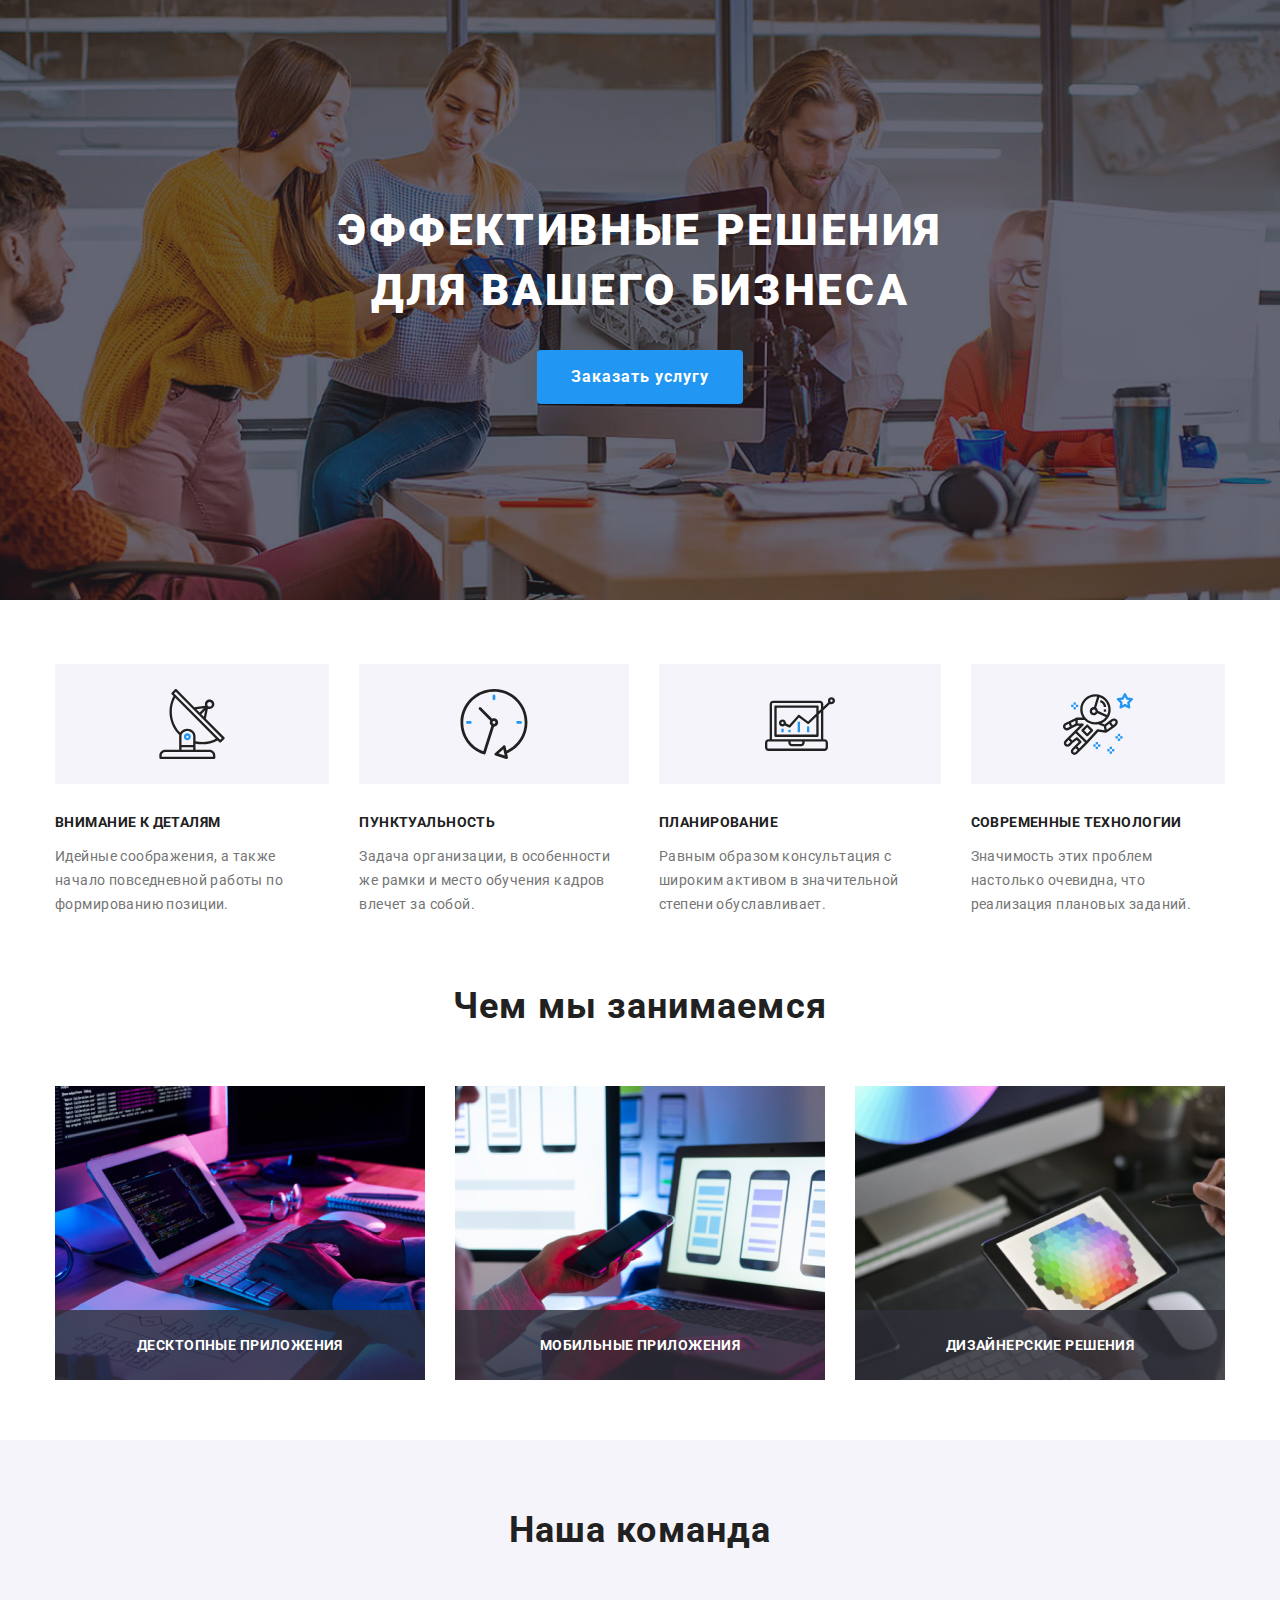
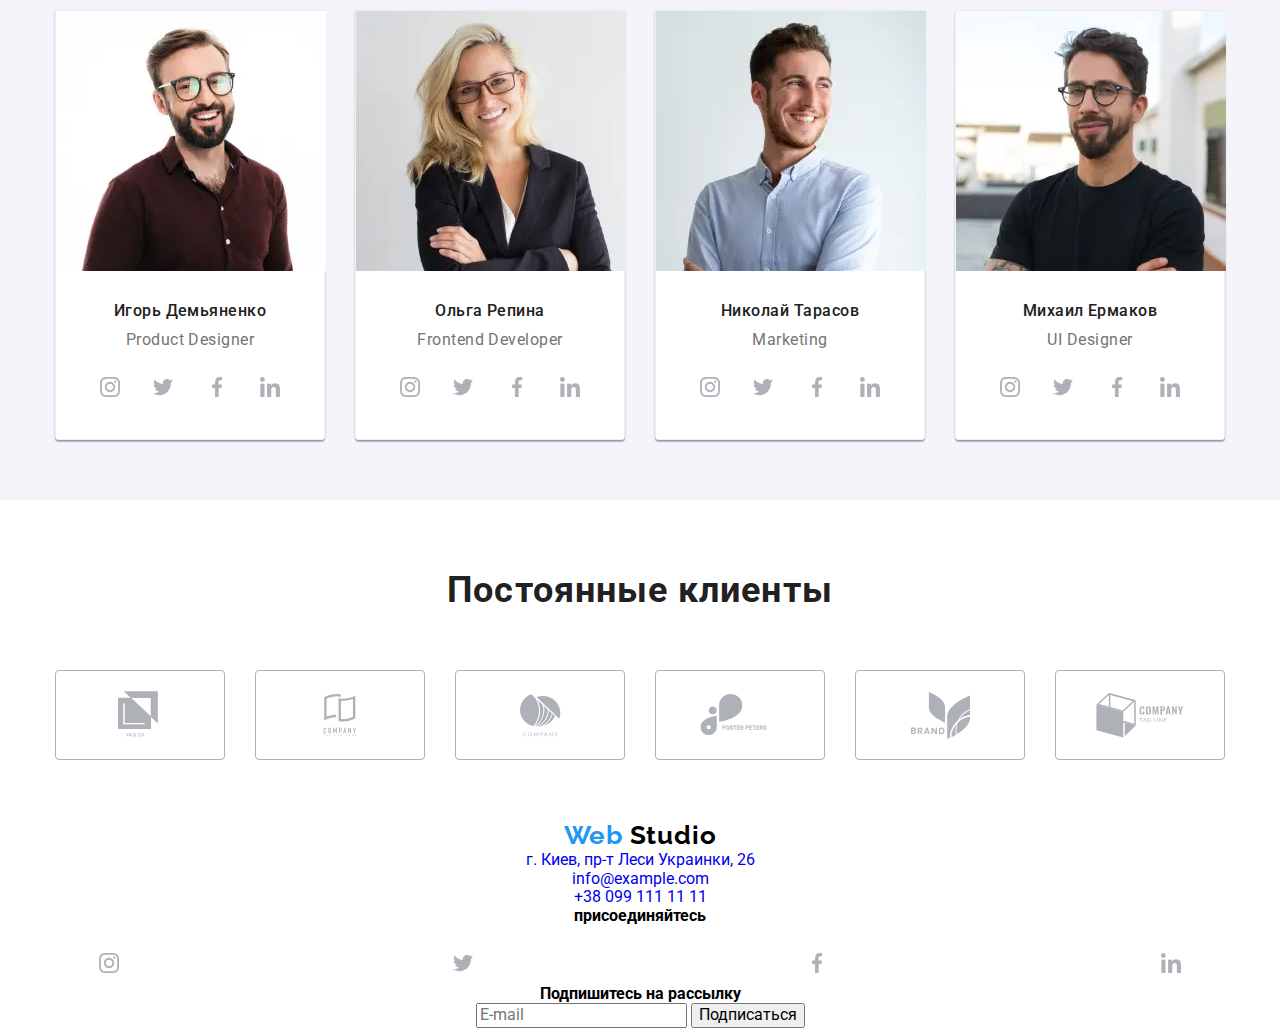
<file: index.html>
<!DOCTYPE html>
<html lang="ru">

<head>
  <meta charset="UTF-8" />
  <meta name="viewport" content="width=device-width, initial-scale=1.0" />
  <title>WebStudio</title>
  <link rel="preconnect" href="https://fonts.gstatic.com">
  <link href="https://fonts.googleapis.com/css2?family=Raleway:wght@700&family=Roboto:wght@400;500;700;900&display=swap"
    rel="stylesheet">
  <link rel="stylesheet" href="https://cdnjs.cloudflare.com/ajax/libs/modern-normalize/1.0.0/modern-normalize.min.css">
  <link rel="stylesheet" href="./css/main.min.css">
</head>

<body>
  <!-- Шапка -->
  <!-- <header class="header section">
    <div class="container">
      <nav class="navigation">
        <a class="logo" href="./index.html"><span class="logo-color">Web</span>Studio</a>
        <ul class="navigation-list">
          <li class="navigation-list-item">
            <a class="navigation-list-link current" href="./index.html">Студия</a>
          </li>
          <li class="navigation-list-item">
            <a class="navigation-list-link" href="portfolio.html">Портфолио</a>
          </li>
          <li class="navigation-list-item">
            <a class="navigation-list-link" href="#">Контакты</a>
          </li>
        </ul>
      </nav>
      <ul class="contact-list">
        <li class="contact-list-item">
          <a class="contact-list-link" href="mailto:info@devstudio.com">
            <svg class="envelop" width="16" height="12">
              <use href="./images/sprite.svg#icon-envelope"></use>
            </svg>
            info@devstudio.com
          </a>
        </li>
        <li>
          <a class=" contact-list-link" href="tel:+380961111111">
            <svg class="phone" width="10" height="16">
              <use href="./images/sprite.svg#icon-smartphone"></use>
            </svg>
            +38 096 111 11 11
          </a>
        </li>
      </ul>
    </div>
  </header> -->
  <main>

    <!-- Герой -->
    <section class="hero section">
      <div class="container">
        <h1 class="hero-title">Эффективные решения для вашего бизнеса</h1>
        <button class="hero-button" type="button" data-modal-open>Заказать услугу</button>
      </div>
    </section>

    <!-- Особенности -->
    <section class="features section">
      <div class="container">
        <h2 class="visually-hidden">Особенности</h2>
        <ul class="features-list">
          <li class="features-item">
            <div class="features-icon">
              <svg class="icon" width="70" height="70">
                <use href="./images/sprite.svg#icon-antenna"></use>
              </svg>
            </div>
            <h3 class="features-title">Внимание к деталям</h3>
            <p class="features-desc">
              Идейные соображения, а также начало повседневной работы по
              формированию позиции.
            </p>
          </li>
          <li class="features-item">
            <div class="features-icon">
              <svg class="icon" width="70" height="70">
                <use href="./images/sprite.svg#icon-clock"></use>
              </svg>
            </div>
            <h3 class="features-title">Пунктуальность</h3>
            <p class="features-desc">
              Задача организации, в особенности же рамки и место обучения кадров
              влечет за собой.
            </p>
          </li>
          <li class="features-item">
            <div class="features-icon">
              <svg class="icon" width="70" height="70">
                <use href="./images/sprite.svg#icon-diagram"></use>
              </svg>
            </div>
            <h3 class="features-title">Планирование</h3>
            <p class="features-desc">
              Равным образом консультация с широким активом в значительной
              степени обуславливает.
            </p>
          </li>
          <li class="features-item">
            <div class="features-icon">
              <svg class="icon" width="70" height="70">
                <use href="./images/sprite.svg#icon-astronaut"></use>
              </svg>
            </div>
            <h3 class="features-title">Современные технологии</h3>
            <p class="features-desc">
              Значимость этих проблем настолько очевидна, что реализация
              плановых заданий.
            </p>
          </li>
        </ul>
      </div>
    </section>

    <!-- Чем мы занимаемся -->
    <section class="development section">
      <div class="container">
        <h2 class="section-title">Чем мы занимаемся</h2>
        <ul class="development-list">
          <li class="development-item">
            <img class="development-img" src="./images/box-1.jpg" alt="Десктопные приложения" />
            <p class="label">Десктопные приложения</p>
          </li>
          <li class="development-item">
            <img class="development-img" src="./images/box-2.jpg" alt="Мобильные приложения" />
            <p class="label">Мобильные приложения</p>
          </li>
          <li class="development-item">
            <img class="development-img" src="./images/box-3.jpg" alt="Дизайнерские решения" />
            <p class="label">Дизайнерские решения</p>
          </li>
        </ul>
      </div>
    </section>

    <!-- Наша команда -->
    <section class="team section">
      <div class="container">
        <h2 class="section-title">Наша команда</h2>
        <ul class="team-list">
          <li class="team-list-item">
            <picture>
              <source srcset="./images/team/team-1-desktop.webp 1x, ./images/team/team-1-desktop@2x.webp 2x"
                media="(min-width: 1200px)" type="image/webp">
              <source srcset="./images/team/team-1-desktop.jpg 1x, ./images/team/team-1-desktop@2x.jpg 2x"
                media="(min-width: 1200px)">
              <source srcset="./images/team/team-1-tablet.webp 1x, ./images/team/team-1-tablet@2x.webp 2x"
                media="(min-width: 768px)" type="image/webp">
              <source srcset="./images/team/team-1-tablet.jpg 1x, ./images/team/team-1-tablet@2x.jpg 2x"
                media="(min-width: 768px)">
              <source srcset="./images/team/team-1-mobile.webp 1x, ./images/team/team-1-mobile@2x.webp 2x"
                media="(min-width: 320px)" type="image/webp">
              <source srcset="./images/team/team-1-mobile.jpg 1x, ./images/team/team-1-mobile@2x.jpg 2x"
                media="(min-width: 320px)">
              <img class="team-list-img" src="./images/team-1-mobile.jpg" alt="фото Игорь Демьяненко" />
            </picture>
            <div class="team-desc">
              <h3 class="team-list-title">Игорь Демьяненко</h3>
              <p class="team-list-desc">Product Designer</p>
              <ul class="social-list">
                <li class="social-list-item">
                  <a class="social-list-link" href="">
                    <svg class="social-list-icon">
                      <use href="./images/sprite.svg#icon-instagram"></use>
                    </svg>
                  </a>
                </li>
                <li class="social-list-item">
                  <a class="social-list-link" href="">
                    <svg class="social-list-icon">
                      <use href="./images/sprite.svg#icon-twitter"></use>
                    </svg>
                  </a>
                </li>
                <li class="social-list-item">
                  <a class="social-list-link" href="">
                    <svg class="social-list-icon">
                      <use href="./images/sprite.svg#icon-facebook"></use>
                    </svg>
                  </a>
                </li>
                <li class="social-list-item">
                  <a class="social-list-link" href="">
                    <svg class="social-list-icon">
                      <use href="./images/sprite.svg#icon-linkedin"></use>
                    </svg>
                  </a>
                </li>
              </ul>
            </div>
          </li>
          <li class="team-list-item">
            <picture>
              <source srcset="./images/team/team-2-desktop.webp 1x, ./images/team/team-2-desktop@2x.webp 2x"
                media="(min-width: 1200px)" type="image/webp">
              <source srcset="./images/team/team-2-desktop.jpg 1x, ./images/team/team-2-desktop@2x.jpg 2x"
                media="(min-width: 1200px)">
              <source srcset="./images/team/team-2-tablet.webp 1x, ./images/team/team-2-tablet@2x.webp 2x"
                media="(min-width: 768px)" type="image/webp">
              <source srcset="./images/team/team-2-tablet.jpg 1x, ./images/team/team-2-tablet@2x.jpg 2x"
                media="(min-width: 768px)">
              <source srcset="./images/team/team-2-mobile.webp 1x, ./images/team/team-2-mobile@2x.webp 2x"
                media="(min-width: 320px)" type="image/webp">
              <source srcset="./images/team/team-2-mobile.jpg 1x, ./images/team/team-2-mobile@2x.jpg 2x"
                media="(min-width: 320px)">
              <img class="team-list-img" src="./images/team-2-mobile.jpg" alt="фото Ольга Репина" />
            </picture>
            <div class="team-desc">
              <h3 class="team-list-title">Ольга Репина</h3>
              <p class="team-list-desc">Frontend Developer</p>
              <ul class="social-list">
                <li class="social-list-item">
                  <a class="social-list-link" href="">
                    <svg class="social-list-icon">
                      <use href="./images/sprite.svg#icon-instagram"></use>
                    </svg>
                  </a>
                </li>
                <li class="social-list-item">
                  <a class="social-list-link" href="">
                    <svg class="social-list-icon">
                      <use href="./images/sprite.svg#icon-twitter"></use>
                    </svg>
                  </a>
                </li>
                <li class="social-list-item">
                  <a class="social-list-link" href="">
                    <svg class="social-list-icon">
                      <use href="./images/sprite.svg#icon-facebook"></use>
                    </svg>
                  </a>
                </li>
                <li class="social-list-item">
                  <a class="social-list-link" href="">
                    <svg class="social-list-icon">
                      <use href="./images/sprite.svg#icon-linkedin"></use>
                    </svg>
                  </a>
                </li>
              </ul>
            </div>
          </li>
          <li class="team-list-item">
            <picture>
              <source srcset="./images/team/team-3-desktop.webp 1x, ./images/team/team-3-desktop@2x.webp 2x"
                media="(min-width: 1200px)" type="image/webp">
              <source srcset="./images/team/team-3-desktop.jpg 1x, ./images/team/team-3-desktop@2x.jpg 2x"
                media="(min-width: 1200px)">
              <source srcset="./images/team/team-3-tablet.webp 1x, ./images/team/team-3-tablet@2x.webp 2x"
                media="(min-width: 768px)" type="image/webp">
              <source srcset="./images/team/team-3-tablet.jpg 1x, ./images/team/team-3-tablet@2x.jpg 2x"
                media="(min-width: 768px)">
              <source srcset="./images/team/team-3-mobile.webp 1x, ./images/team/team-3-mobile@2x.webp 2x"
                media="(min-width: 320px)" type="image/webp">
              <source srcset="./images/team/team-3-mobile.jpg 1x, ./images/team/team-3-mobile@2x.jpg 2x"
                media="(min-width: 320px)">
              <img class="team-list-img" src="./images/team-3-mobile.jpg" alt="фото Николай Тарасов" />
            </picture>

            <div class="team-desc">
              <h3 class="team-list-title">Николай Тарасов</h3>
              <p class="team-list-desc">Marketing</p>
              <ul class="social-list">
                <li class="social-list-item">
                  <a class="social-list-link" href="">
                    <svg class="social-list-icon">
                      <use href="./images/sprite.svg#icon-instagram"></use>
                    </svg>
                  </a>
                </li>
                <li class="social-list-item">
                  <a class="social-list-link" href="">
                    <svg class="social-list-icon">
                      <use href="./images/sprite.svg#icon-twitter"></use>
                    </svg>
                  </a>
                </li>
                <li class="social-list-item">
                  <a class="social-list-link" href="">
                    <svg class="social-list-icon">
                      <use href="./images/sprite.svg#icon-facebook"></use>
                    </svg>
                  </a>
                </li>
                <li class="social-list-item">
                  <a class="social-list-link" href="">
                    <svg class="social-list-icon">
                      <use href="./images/sprite.svg#icon-linkedin"></use>
                    </svg>
                  </a>
                </li>
              </ul>
            </div>
          </li>
          <li class="team-list-item">
            <picture>
              <source srcset="./images/team/team-4-desktop.webp 1x, ./images/team/team-4-desktop@2x.webp 2x"
                media="(min-width: 1200px)" type="image/webp">
              <source srcset="./images/team/team-4-desktop.jpg 1x, ./images/team/team-4-desktop@2x.jpg 2x"
                media="(min-width: 1200px)">
              <source srcset="./images/team/team-4-tablet.webp 1x, ./images/team/team-4-tablet@2x.webp 2x"
                media="(min-width: 768px)" type="image/webp">
              <source srcset="./images/team/team-4-tablet.jpg 1x, ./images/team/team-4-tablet@2x.jpg 2x"
                media="(min-width: 768px)">
              <source srcset="./images/team/team-4-mobile.webp 1x, ./images/team/team-4-mobile@2x.webp 2x"
                media="(min-width: 320px)" type="image/webp">
              <source srcset="./images/team/team-4-mobile.jpg 1x, ./images/team/team-4-mobile@2x.jpg 2x"
                media="(min-width: 320px)">
              <img class="team-list-img" src="./images/team-4-mobile.jpg" alt="фото Михаил Ермаков" />
            </picture>
            <div class="team-desc">
              <h3 class="team-list-title">Михаил Ермаков</h3>
              <p class="team-list-desc">UI Designer</p>
              <ul class="social-list">
                <li class="social-list-item">
                  <a class="social-list-link" href="">
                    <svg class="social-list-icon">
                      <use href="./images/sprite.svg#icon-instagram"></use>
                    </svg>
                  </a>
                </li>
                <li class="social-list-item">
                  <a class="social-list-link" href="">
                    <svg class="social-list-icon">
                      <use href="./images/sprite.svg#icon-twitter"></use>
                    </svg>
                  </a>
                </li>
                <li class="social-list-item">
                  <a class="social-list-link" href="">
                    <svg class="social-list-icon">
                      <use href="./images/sprite.svg#icon-facebook"></use>
                    </svg>
                  </a>
                </li>
                <li class="social-list-item">
                  <a class="social-list-link" href="">
                    <svg class="social-list-icon">
                      <use href="./images/sprite.svg#icon-linkedin"></use>
                    </svg>
                  </a>
                </li>
              </ul>
            </div>
          </li>
        </ul>
      </div>
    </section>

    <!-- Постоянный клиенты -->
    <section class="customers section">
      <div class="container">
        <h2 class="section-title">Постоянные клиенты</h2>
        <ul class="customers-list">
          <li class="customers-list-item">
            <a class="customers-list-link" href="">
              <svg class="customers-icon" width="44" height="49">
                <use href="./images/sprite.svg#icon-logoone"></use>
              </svg>
            </a>
          </li>
          <li class="customers-list-item">
            <a class="customers-list-link" href="">
              <svg class="customers-icon" width="40" height="42">
                <use href="./images/sprite.svg#icon-logotwo"></use>
              </svg>
            </a>
          </li>
          <li class="customers-list-item">
            <a class="customers-list-link" href="">
              <svg class="customers-icon" width="41" height="43">
                <use href="./images/sprite.svg#icon-logothree"></use>
              </svg>
            </a>
          </li>
          <li class="customers-list-item">
            <a class="customers-list-link" href="">
              <svg class="customers-icon" width="80" height="42">
                <use href="./images/sprite.svg#icon-logofour"></use>
              </svg>
            </a>
          </li>
          <li class="customers-list-item">
            <a class="customers-list-link" href="">
              <svg class="customers-icon" width="59" height="47">
                <use href="./images/sprite.svg#icon-logofive"></use>
              </svg>
            </a>
          </li>
          <li class="customers-list-item">
            <a class="customers-list-link" href="">
              <svg class="customers-icon" width="88" height="45">
                <use href="./images/sprite.svg#icon-logosix"></use>
              </svg>
            </a>
          </li>
        </ul>
      </div>
    </section>
  </main>
  <!-- Футер -->
  <footer class="footer">
    <div class="container">
      <div class="address">
        <a class="logo" href="./index.html">
          <span class="logo-color">Web</span>
          <span class="logo-color-footer">Studio</span>
        </a>
        <address>
          <ul class="footer-contact">
            <li class="footer-contact-list">
              <a class="footer-contact-link addr" href="https://goo.gl/maps/dvo8h2LJfjRiSJft5" target="_blank">г. Киев,
                пр-т
                Леси
                Украинки, 26</a>
            </li>
            <li class="footer-contact-list">
              <a class="footer-contact-link" href="mailto:info@example.com">info@example.com</a>
            </li>
            <li class="footer-contact-list">
              <a class="footer-contact-link" href="tel:+380991111111">+38 099 111 11 11</a>
            </li>
          </ul>
        </address>
      </div>
      <div class="social">
        <strong class="join">присоединяйтесь</strong>
        <ul class="social-list">
          <li class="social-list-item">
            <a class="social-list-link" href="">
              <svg class="social-list-icon">
                <use href="./images/sprite.svg#icon-instagram"></use>
              </svg>
            </a>
          </li>
          <li class="social-list-item">
            <a class="social-list-link" href="">
              <svg class="social-list-icon">
                <use href="./images/sprite.svg#icon-twitter"></use>
              </svg>
            </a>
          </li>
          <li class="social-list-item">
            <a class="social-list-link" href="">
              <svg class="social-list-icon">
                <use href="./images/sprite.svg#icon-facebook"></use>
              </svg>
            </a>
          </li>
          <li class="social-list-item">
            <a class="social-list-link" href="">
              <svg class="social-list-icon">
                <use href="./images/sprite.svg#icon-linkedin"></use>
              </svg>
            </a>
          </li>
        </ul>
      </div>
      <div class="form social">
        <strong class="join">Подпишитесь на рассылку</strong>
        <form class="mailing-form">
          <input class="input-mail" type="text" name="name" placeholder="E-mail">
          <button class="button-send" type="submit">Подписаться</button>
        </form>
      </div>
    </div>
  </footer>

  <!-- <div class="backdrop  is-hidden" data-modal>
    <div class="modal">
      <button class="modal-button" type="button" data-modal-close>
        <svg class="close-modal-button" width="18" height="18">
          <use href="./images/sprite.svg#icon-close"></use>
        </svg>
      </button>
      <strong class="modal-title">Оставьте свои данные, мы вам перезвоним</strong>

      <form action="#" class="form">

        <label class="form-field">
          Имя
          <span class="form-input-wrapper">
            <input type="text" name="text" class="form-input">
            <svg class="form-icon">
              <use href="./images/sprite.svg#icon-modal-person"></use>
            </svg>
          </span>
        </label>

        <label class="form-field">
          Телефон
          <span class="form-input-wrapper">
            <input type="tel" name="tel" class="form-input">
            <svg class="form-icon">
              <use href="./images/sprite.svg#icon-modal-phone"></use>
            </svg>
          </span>
        </label>

        <label class="form-field">
          Почта
          <span class="form-input-wrapper">
            <input type="email" name="mail" class="form-input">
            <svg class="form-icon">
              <use href="./images/sprite.svg#icon-modal-mail"></use>
            </svg>
          </span>
        </label>

        <label class="form-field">
          Комментарий
          <textarea class="form-message" name="message" placeholder="Введите текст"></textarea>
        </label>

        <span class="form-policy-wrapper">
          <input id="user-policy" type="checkbox" name="policy" value="accept" class="form-policy visually-hidden">
          <label for="user-policy" class="policy-text">Соглашаюсь с рассылкой и принимаю
            <a class="policy-text-link" href="#">Условия договора</a>
          </label>
        </span>
        <button class="form-button" type="submit">Отправить</button>

      </form>

    </div>
  </div> -->

  <script src="./js/modal.js"></script>
</body>

</html>
</file>
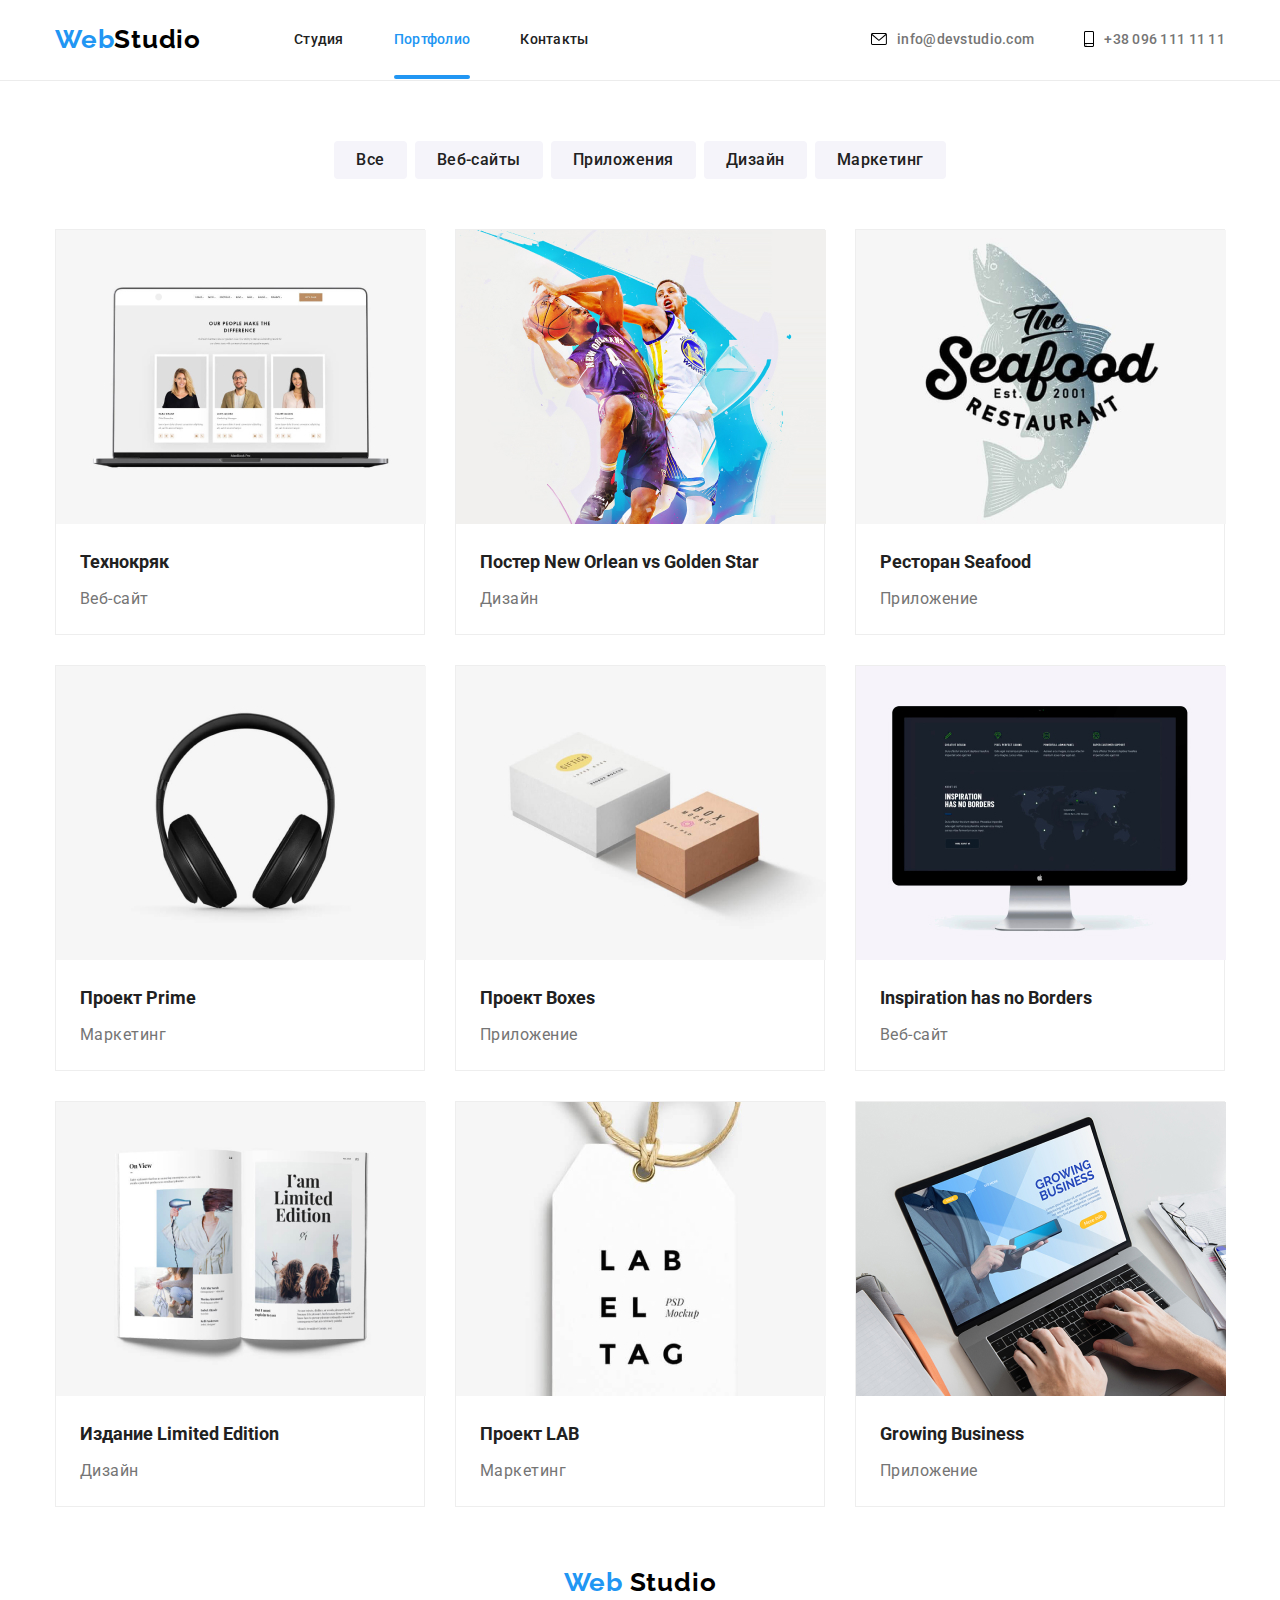
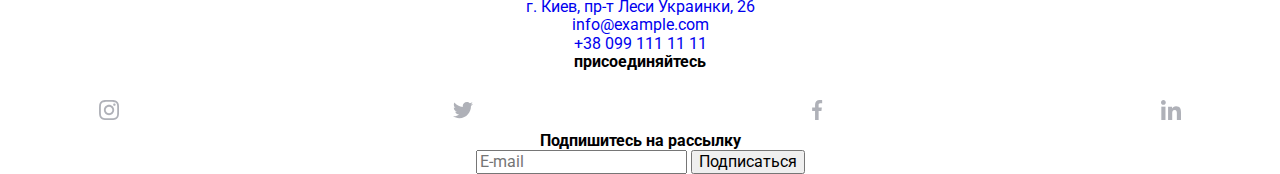
<file: portfolio.html>
<!DOCTYPE html>
<html lang="ru">

<head>
    <meta charset="UTF-8" />
    <meta name="viewport" content="width=device-width, initial-scale=1.0" />
    <title>WebStudio</title>
    <link rel="preconnect" href="https://fonts.gstatic.com">
    <link
        href="https://fonts.googleapis.com/css2?family=Raleway:wght@700&family=Roboto:wght@400;500;700;900&display=swap"
        rel="stylesheet">
    <link rel="stylesheet"
        href="https://cdnjs.cloudflare.com/ajax/libs/modern-normalize/1.0.0/modern-normalize.min.css">
    <link rel="stylesheet" href="./css/portfolio.min.css">
</head>

<body>
    <!-- Шапка -->
    <header class="header portfolio-header">
        <div class="container">
            <nav class="navigation">
                <a class="logo" href="./index.html"><span class="logo-color">Web</span>Studio</a>
                <ul class="navigation-list">
                    <li class="navigation-list-item">
                        <a class="navigation-list-link" href="./index.html">Студия</a>
                    </li>
                    <li class="navigation-list-item">
                        <a class="navigation-list-link current" href="portfolio.html">Портфолио</a>
                    </li>
                    <li class="navigation-list-item">
                        <a class="navigation-list-link" href="#">Контакты</a>
                    </li>
                </ul>
            </nav>
            <ul class="contact-list">
                <li class="contact-list-item">
                    <a class="contact-list-link" href="mailto:info@devstudio.com">
                        <svg class="envelop" width="16" height="12">
                            <use href="./images/sprite.svg#icon-envelope"></use>
                        </svg>
                        info@devstudio.com
                    </a>
                </li>
                <li>
                    <a class="contact-list-link" href="tel:+380961111111">
                        <svg class="phone" width="10" height="16">
                            <use href="./images/sprite.svg#icon-smartphone"></use>
                        </svg>
                        +38 096 111 11 11
                    </a>
                </li>
            </ul>
        </div>
    </header>
    <main>
        <!-- Портфолио -->
        <section class="portfolio section">
            <div class="container">
                <h1 class="visually-hidden">Портфолио</h1>
                <!-- Список фильтров -->
                <ul class="button-list">
                    <li class="button-list-item">
                        <button class="button" type="button">Все</button>
                    </li>
                    <li class="button-list-item">
                        <button class="button" type="button">Веб-сайты</button>
                    </li>
                    <li class="button-list-item">
                        <button class="button" type="button">Приложения</button>
                    </li>
                    <li class="button-list-item">
                        <button class="button" type="button">Дизайн</button>
                    </li>
                    <li class="button-list-item">
                        <button class="button" type="button">Маркетинг</button>
                    </li>
                </ul>
                <!-- Список робот -->
                <ul class="portfolio-list">
                    <li class="portfolio-list-item">
                        <a class="portfolio-link" href="#">
                            <div class="portfolio-link-img-wrapper">
                                <img class="portfolio-link-img" src="./images/portfolio/technocrack.jpg"
                                    alt="Фото веб-сайта Технокряк">
                                <p class="overlay">Технокряк это современная площадка распространения коронавируса.
                                    Компании
                                    используют эту
                                    платформу для цифрового
                                    шпионажа и атак на защищённые сервера конкурентов.</p>
                            </div>
                            <div class="portfolio-desc">
                                <h2 class="portfolio-link-title">Технокряк</h2>
                                <p class="portfolio-link-desc">Веб-сайт</p>
                            </div>
                        </a>
                    </li>
                    <li class="portfolio-list-item">
                        <a class="portfolio-link" href="#">
                            <div class="portfolio-link-img-wrapper">
                                <img class="portfolio-link-img" src="./images/portfolio/poster-basket.jpg"
                                    alt="Дизайн постера New Orlean vs Golden Star">
                                <p class="overlay">Lorem ipsum dolor sit amet consectetur, adipisicing elit. Ducimus,
                                    nemo!</p>
                            </div>
                            <div class="portfolio-desc">
                                <h2 class="portfolio-link-title">Постер New Orlean vs Golden Star</h2>
                                <p class="portfolio-link-desc">Дизайн</p>
                            </div>
                        </a>
                    </li>
                    <li class="portfolio-list-item">
                        <a class="portfolio-link" href="#">
                            <div class="portfolio-link-img-wrapper">

                                <img class="portfolio-link-img" src="./images/portfolio/restaurant-seafood.jpg"
                                    alt="Фото приложения Seafood">
                                <p class="overlay">Lorem ipsum dolor sit amet consectetur, adipisicing elit. Ducimus,
                                    nemo!</p>
                            </div>
                            <div class="portfolio-desc">
                                <h2 class="portfolio-link-title">Ресторан Seafood</h2>
                                <p class="portfolio-link-desc">Приложение</p>
                            </div>
                        </a>
                    </li>
                    <li class="portfolio-list-item">
                        <a class="portfolio-link" href="#">
                            <div class="portfolio-link-img-wrapper">

                                <img class="portfolio-link-img" src="./images/portfolio/project-prime.jpg"
                                    alt="Фото проекта Prime">
                                <p class="overlay">Lorem ipsum dolor sit amet consectetur, adipisicing elit. Ducimus,
                                    nemo!</p>
                            </div>
                            <div class="portfolio-desc">
                                <h2 class="portfolio-link-title">Проект Prime</h2>
                                <p class="portfolio-link-desc">Маркетинг</p>
                            </div>
                        </a>
                    </li>
                    <li class="portfolio-list-item">
                        <a class="portfolio-link" href="#">
                            <div class="portfolio-link-img-wrapper">

                                <img class="portfolio-link-img" src="./images/portfolio/projecy-boxes.jpg"
                                    alt="Фото приложения Boxes">
                                <p class="overlay">Lorem ipsum dolor sit amet consectetur, adipisicing elit. Ducimus,
                                    nemo!</p>
                            </div>
                            <div class="portfolio-desc">
                                <h2 class="portfolio-link-title">Проект Boxes</h2>
                                <p class="portfolio-link-desc">Приложение</p>
                            </div>
                        </a>
                    </li>
                    <li class="portfolio-list-item">
                        <a class="portfolio-link" href="#">
                            <div class="portfolio-link-img-wrapper">

                                <img class="portfolio-link-img" src="./images/portfolio/inspiration-has-no-borders.jpg"
                                    alt="Фото веб-сайта Inspiration has no Borders">
                                <p class="overlay">Lorem ipsum dolor sit amet consectetur, adipisicing elit. Ducimus,
                                    nemo!</p>
                            </div>
                            <div class="portfolio-desc">
                                <h2 class="portfolio-link-title">Inspiration has no Borders</h2>
                                <p class="portfolio-link-desc">Веб-сайт</p>
                            </div>
                        </a>
                    </li>
                    <li class="portfolio-list-item">
                        <a class="portfolio-link" href="#">
                            <div class="portfolio-link-img-wrapper">

                                <img class="portfolio-link-img" src="./images/portfolio/limited-editoin.jpg"
                                    alt="Фото дизайна издания Limited Edition">
                                <p class="overlay">Lorem ipsum dolor sit amet consectetur, adipisicing elit. Ducimus,
                                    nemo!</p>
                            </div>
                            <div class="portfolio-desc">
                                <h2 class="portfolio-link-title">Издание Limited Edition</h2>
                                <p class="portfolio-link-desc">Дизайн</p>
                            </div>
                        </a>
                    </li>
                    <li class="portfolio-list-item">
                        <a class="portfolio-link" href="#">
                            <div class="portfolio-link-img-wrapper">

                                <img class="portfolio-link-img" src="./images/portfolio/project-lab.jpg"
                                    alt="Фото проекта LAB">
                                <p class="overlay">Lorem ipsum dolor sit amet consectetur, adipisicing elit. Ducimus,
                                    nemo!</p>
                            </div>
                            <div class="portfolio-desc">
                                <h2 class="portfolio-link-title">Проект LAB</h2>
                                <p class="portfolio-link-desc">Маркетинг</p>
                            </div>
                        </a>
                    </li>
                    <li class="portfolio-list-item">
                        <a class="portfolio-link" href="#">
                            <div class="portfolio-link-img-wrapper">

                                <img class="portfolio-link-img" src="./images/portfolio/growing-busibess.jpg"
                                    alt="Фото приложения Growing Business">
                                <p class="overlay">Lorem ipsum dolor sit amet consectetur, adipisicing elit. Ducimus,
                                    nemo!</p>
                            </div>
                            <div class="portfolio-desc">
                                <h2 class="portfolio-link-title">Growing Business</h2>
                                <p class="portfolio-link-desc">Приложение</p>
                            </div>
                        </a>
                    </li>
                </ul>
            </div>
        </section>
    </main>
    <!-- Футер -->
    <footer class="footer">
        <div class="container">
            <div class="address">

                <a class="logo" href="./index.html">
                    <span class="logo-color">Web</span>
                    <span class="logo-color-footer">Studio</span>
                </a>
                <address>
                    <ul class="footer-contact">
                        <li class="footer-contact-list">
                            <a class="footer-contact-link addr" href="https://goo.gl/maps/dvo8h2LJfjRiSJft5"
                                target="_blank">г. Киев,
                                пр-т
                                Леси
                                Украинки, 26</a>
                        </li>
                        <li class="footer-contact-list">
                            <a class="footer-contact-link" href="mailto:info@example.com">info@example.com</a>
                        </li>
                        <li class="footer-contact-list">
                            <a class="footer-contact-link" href="tel:+380991111111">+38 099 111 11 11</a>
                        </li>
                    </ul>
                </address>
            </div>
            <div class="social">
                <strong class="join">присоединяйтесь</strong>

                <ul class="social-list">
                    <li class="social-list-item">
                        <a class="social-list-link" href="">
                            <svg class="social-list-icon">
                                <use href="./images/sprite.svg#icon-instagram"></use>
                            </svg>
                        </a>
                    </li>
                    <li class="social-list-item">
                        <a class="social-list-link" href="">
                            <svg class="social-list-icon">
                                <use href="./images/sprite.svg#icon-twitter"></use>
                            </svg>
                        </a>
                    </li>
                    <li class="social-list-item">
                        <a class="social-list-link" href="">
                            <svg class="social-list-icon">
                                <use href="./images/sprite.svg#icon-facebook"></use>
                            </svg>
                        </a>
                    </li>
                    <li class="social-list-item">
                        <a class="social-list-link" href="">
                            <svg class="social-list-icon">
                                <use href="./images/sprite.svg#icon-linkedin"></use>
                            </svg>
                        </a>
                    </li>
                </ul>
            </div>
            <div class="form social">
                <strong class="join">Подпишитесь на рассылку</strong>
                <form class="mailing-form">
                    <input class="input-mail" type="text" name="name" placeholder="E-mail">
                    <button class="button-send" type="submit">Подписаться</button>
                </form>
            </div>
        </div>
    </footer>
</body>

</html>
</file>
<file: css/main.min.css>
:root{--main-font: "Roboto", sans-serif;--logo-font: "Raleway", sans-serif;--accent-color: #2196f3;--main-color: #757575;--title-color: #212121;--hero-title-color: #ffffff;--first-logo-color: #000000;--secondary-logo-color: #ffffff;--footer-addr-color: #ffffff;--footer-contact-color: rgba(255, 255, 255, 0.6);--footer-background-color: #2f303a;--white: #ffffff;--main-background-color: #e5e5e5;--secondary-background-color: #f5f4fa;--border-color: #eeeeee}body{font-family:var(--main-font)}a{text-decoration:none}ul{list-style:none;margin:0;padding:0}address{font-style:normal}h1,h2,h3,h4,h5,h6{margin:0}p{margin:0}img{display:block}.container{width:100%;padding:0 15px}@media screen and (min-width: 480px){.container{max-width:480px;margin:0 auto}}@media screen and (min-width: 768px){.container{max-width:768px}}@media screen and (min-width: 1200px){.container{max-width:1200px}}.section{margin:0 auto;padding-top:60px;padding-bottom:60px}.section-title{font-weight:700;font-size:26px;line-height:1.269;text-align:center;letter-spacing:0.03em;color:var(--title-color)}@media screen and (min-width: 1200px){.section-title{font-weight:700;font-size:36px;line-height:1.667;text-align:center;letter-spacing:0.03em;color:var(--title-color)}}.header{padding-top:24px;padding-bottom:25px}.header .logo{margin-right:93px}.header .container{display:flex;align-items:center}.header .current{color:var(--accent-color)}.portfolio-header{border-bottom:1px solid #ececec}.navigation{display:flex;align-items:center}.navigation-list{display:flex}.navigation-list-item{position:relative}.navigation-list-item:not(:last-child){margin-right:50px}.navigation-list-link{font-weight:500;font-size:14px;line-height:1.143;letter-spacing:0.02em;color:var(--title-color);transition:color 250ms cubic-bezier(0.4, 0, 0.2, 1)}.navigation-list-link:hover,.navigation-list-link:focus{color:var(--accent-color)}.navigation-list-link:hover::after,.navigation-list-link:focus::after{opacity:1}.navigation-list-link::after{position:absolute;top:45px;left:0;bottom:-1px;width:100%;content:"";border-bottom:4px solid #2196f3;border-radius:2px;opacity:0;transition:opacity 250ms cubic-bezier(0.4, 0, 0.2, 1)}.navigation-list-link.current::after{opacity:1}.contact-list{display:flex;margin-left:auto}.contact-list-item:not(:last-child){margin-right:50px}.contact-list-link{display:flex;align-items:center;font-weight:500;font-size:14px;line-height:1.143;letter-spacing:0.02em;color:var(--main-color);transition:color 250ms cubic-bezier(0.4, 0, 0.2, 1)}.contact-list-link:hover .envelop,.contact-list-link:focus .envelop,.contact-list-link:hover .phone,.contact-list-link:focus .phone{fill:var(--accent-color)}.contact-list-link:hover,.contact-list-link:focus{color:var(--accent-color)}.envelop,.phone{margin-right:10px;transition:fill 250ms cubic-bezier(0.4, 0, 0.2, 1)}.logo{font-family:var(--logo-font);font-weight:700;font-size:26px;line-height:1.192;letter-spacing:0.03em;color:var(--first-logo-color)}.logo .logo-color{color:var(--accent-color)}.hero{padding-top:118px;padding-right:45px;padding-bottom:118px;padding-left:45px;background-image:linear-gradient(rgba(47,48,58,0.4), rgba(47,48,58,0.4)),url("../../images/hero/bg-hero.jpg");background-repeat:no-repeat;background-position:center top;background-size:480px 400px}.hero-title{margin-bottom:30px;font-weight:900;font-size:26px;line-height:1.615;text-align:center;letter-spacing:0.06em;text-transform:uppercase;color:var(--hero-title-color)}.hero .hero-button{display:block;padding:10px 32px;margin:0 auto;border-color:transparent;border-radius:4px;cursor:pointer;outline:none;font-weight:700;font-size:16px;line-height:1.875;letter-spacing:0.06em;color:var(--hero-title-color);background-color:var(--accent-color)}@media screen and (min-device-pixel-ratio: 2) and (min-width: 320px), screen and (min-resolution: 192dpi) and (min-width: 320px), screen and (min-resolution: 2dppx) and (min-width: 320px){.hero{background-image:linear-gradient(rgba(47,48,58,0.4), rgba(47,48,58,0.4)),url("../../images/hero/bg-hero@2x.jpg")}}@media screen and (min-width: 768px) and (max-width: 1199px){.hero{padding-top:118px;padding-right:189px;padding-bottom:118px;padding-left:189px;background-image:linear-gradient(rgba(47,48,58,0.4), rgba(47,48,58,0.4)),url("../../images/hero/bg-hero-tablet.jpg");background-size:768px 400px}.hero-title{margin:0 auto 30px;width:360px}}@media screen and (min-width: 768px) and (max-width: 1199px) and (min-device-pixel-ratio: 2) and (min-width: 768px) and (max-width: 1199px), screen and (min-width: 768px) and (max-width: 1199px) and (min-resolution: 192dpi) and (min-width: 768px) and (max-width: 1199px), screen and (min-width: 768px) and (max-width: 1199px) and (min-resolution: 2dppx) and (min-width: 768px) and (max-width: 1199px){.hero{background-image:linear-gradient(rgba(47,48,58,0.4), rgba(47,48,58,0.4)),url("../../images/hero/bg-hero-tablet@2x.jpg")}}@media screen and (min-width: 1200px){.hero{padding-top:200px;padding-bottom:200px;background-image:linear-gradient(rgba(47,48,58,0.4), rgba(47,48,58,0.4)),url("../../images/hero/bg-desktop.jpg");background-size:1600px 600px}.hero-title{margin:0 auto 30px;width:696px;font-size:44px;line-height:1.364}}@media screen and (min-width: 1200px) and (min-device-pixel-ratio: 2) and (min-width: 1200px), screen and (min-width: 1200px) and (min-resolution: 192dpi) and (min-width: 1200px), screen and (min-width: 1200px) and (min-resolution: 2dppx) and (min-width: 1200px){.hero{background-image:linear-gradient(rgba(47,48,58,0.4), rgba(47,48,58,0.4)),url("../../images/hero/bg-desktop@2x.jpg")}}.visually-hidden{position:absolute;width:1px;height:1px;margin:-1px;border:0;padding:0;white-space:nowrap;clip-path:inset(100%);clip:rect(0 0 0 0);overflow:hidden}.features-icon{position:relative;height:120px;margin-bottom:30px;background-color:var(--secondary-background-color)}.icon{position:absolute;top:25px;left:50%;transform:translateX(-50%)}.features-title{font-weight:700;font-size:14px;line-height:1.172;letter-spacing:0.03em;text-transform:uppercase;color:var(--title-color);margin-bottom:14px;text-align:center}.features-desc{font-weight:normal;font-size:14px;line-height:1.715;letter-spacing:0.03em;color:var(--main-color)}@media screen and (min-width: 768px) and (max-width: 1199px){.features .features-list{display:flex;flex-wrap:wrap}.features .features-item{width:354px}.features .features-item:nth-child(odd){margin-right:30px}.features-title{text-align:start}}@media screen and (min-width: 1200px){.features .features-list{display:flex}.features-item:not(:last-child){margin-right:30px}.features-title{text-align:start}}@media screen and (min-width: 320px) and (max-width: 1199px){.development.section{display:none}}@media screen and (min-width: 1200px){.section-title{font-weight:700;font-size:36px;line-height:1.667;text-align:center;letter-spacing:0.03em;color:var(--title-color)}.development .section-title{margin-bottom:50px}.development.section{padding-top:0px}.development-list{display:flex;justify-content:space-between}.development-img{width:370px;height:294px}.development-item{position:relative}.label{position:absolute;bottom:0;width:100%;padding-top:27px;padding-right:82px;padding-bottom:27px;padding-left:82px;font-style:normal;font-weight:700;font-size:14px;line-height:1.143;text-align:center;letter-spacing:0.03em;text-transform:uppercase;color:#ffffff;background:rgba(47,48,58,0.8)}}.team{background-color:var(--secondary-background-color)}.team.section{max-width:100%}.team .section-title{margin-bottom:50px}.team-list-item{border:1px solid #eeeeee;box-shadow:0px 1px 3px rgba(0,0,0,0.12),0px 1px 1px rgba(0,0,0,0.14),0px 2px 1px rgba(0,0,0,0.2);border-radius:0px 0px 4px 4px}.team-list-title{margin-bottom:10px;font-weight:500;font-size:16px;line-height:1.188;letter-spacing:0.03em;color:var(--title-color)}.team-list-desc{font-weight:400;font-size:16px;line-height:1.188;letter-spacing:0.03em;color:var(--main-color)}.team-desc{background-color:#ffffff;text-align:center;padding-top:30px;padding-bottom:30px}.social-list-link{display:flex;align-items:center;justify-content:center;width:44px;height:44px;background-color:#fff;border-radius:50%;transition:background-color 250ms cubic-bezier(0.4, 0, 0.2, 1)}.social-list-link:hover,.social-list-link:focus{background-color:var(--accent-color)}.social-list-link:hover .social-list-icon,.social-list-link:focus .social-list-icon{fill:#ffffff}.social-list-icon{width:20px;height:20px;fill:#afb1b8;transition:fill 250ms cubic-bezier(0.4, 0, 0.2, 1)}@media screen and (min-width: 320px) and (max-width: 767px){.team .social-list{display:flex;justify-content:space-between;padding-top:16px;padding-right:122px;padding-left:122px}}@media screen and (min-width: 768px) and (max-width: 1199px){.team .team-list{display:flex;flex-wrap:wrap}.team-list-item{width:354px}.team-list-item:nth-child(odd){margin-right:30px}.team-list-item:nth-child(-n+2){margin-bottom:30px}.social-list{display:flex;justify-content:space-between;padding:16px 74px 0}}@media screen and (min-width: 1200px){.team .team-list{display:flex;flex-wrap:wrap}.social-list{display:flex;justify-content:space-between;padding:16px 32px 0}.team-list-item{width:270px}.team-list-item:not(:last-child){margin-right:30px}}.customers-list{display:flex;flex-wrap:wrap}.customers-icon{fill:#afb1b8;transition:all 250ms cubic-bezier(0.4, 0, 0.2, 1)}.customers .container{text-align:center}.customers .section-title{margin-bottom:50px}.customers-list-link{display:flex;justify-content:center;align-items:center;height:90px;border:1px solid #afb1b8;border-radius:4px;transition:all 250ms cubic-bezier(0.4, 0, 0.2, 1)}.customers-list-link:hover{border:1px solid #2196f3}.customers-list-link:hover .customers-icon,.customers-list-link:focus .customers-icon{fill:var(--accent-color)}@media screen and (min-width: 320px) and (max-width: 767px){.customers-list-item{width:210px;height:90px}.customers-list-item:nth-child(odd){margin-right:30px}.customers-list-item:nth-child(-n+4){margin-bottom:30px}}@media screen and (min-width: 768px) and (max-width: 1199px){.customers-list-item{width:226px;height:90px}.customers-list-item:not(:nth-child(3n)){margin-right:30px}.customers-list-item:nth-child(-n+3){margin-bottom:30px}}@media screen and (min-width: 1200px){.customers-list-item{width:170px;height:90px}.customers-list{flex-wrap:nowrap;justify-content:space-between}}.footer{text-align:center}.backdrop{position:fixed;top:0;left:0;width:100%;height:100%;background-color:rgba(0,0,0,0.2);transition:all 250ms cubic-bezier(0.4, 0, 0.2, 1)}.modal{position:relative;top:50%;left:50%;transform:translate(-50%, -50%);width:528px;min-height:581px;background:#ffffff;box-shadow:0px 1px 3px rgba(0,0,0,0.12),0px 1px 1px rgba(0,0,0,0.14),0px 2px 1px rgba(0,0,0,0.2);border-radius:4px;padding:40px}.modal-button{position:absolute;top:8px;right:8px;width:30px;height:30px;background-color:var(--white);border:1px solid rgba(0,0,0,0.1);border-radius:50%;cursor:pointer;outline:none}.modal-button:hover .close-modal-button{fill:var(--accent-color)}.modal-title{display:inline-block;margin-bottom:30px;font-style:normal;font-weight:700;font-size:20px;line-height:1.15;text-align:center;letter-spacing:0.03em;color:var(--title-color)}.close-modal-button{position:absolute;top:5px;right:4px}.is-hidden{opacity:0;visibility:hidden;pointer-events:none}.form{display:flex;flex-direction:column}.form-field{margin-bottom:10px;font-style:normal;font-weight:400;font-size:12px;line-height:1.667;letter-spacing:0.01em;color:var(--main-color)}.form-input{width:100%;height:40px;border:1px solid rgba(33,33,33,0.2);border-radius:4px;padding-left:42px;transition:border 250ms cubic-bezier(0.4, 0, 0.2, 1)}.form-input-wrapper{position:relative;display:block;margin-top:4px}.form-input:focus+.form-icon{fill:var(--accent-color)}.form-icon{position:absolute;top:50%;left:15px;transform:translateY(-50%);display:block;width:18px;height:18px;transition:fill 250ms cubic-bezier(0.4, 0, 0.2, 1)}.form-message{width:100%;height:120px;border:1px solid rgba(33,33,33,0.2);border-radius:4px;transition:border 250ms cubic-bezier(0.4, 0, 0.2, 1);padding:12px 16px;margin-top:4px;resize:none}.form-input:focus,.form-message:focus{outline:none;border:1px solid #2196f3}textarea::placeholder{color:rgba(117,117,117,0.5)}.policy-text{font-style:normal;font-weight:400;font-size:14px;line-height:1.715;letter-spacing:0.03em;color:var(--main-color)}.policy-text-link{text-decoration:underline;color:var(--accent-color)}.policy-text::before{display:inline-block;content:"";width:16px;height:15px;border:2px solid #212121;border-radius:3px;margin-right:7px}.form-policy:checked+.policy-text::before{background-color:var(--accent-color);border:none;background-image:url(../images/icon-check.svg);background-repeat:no-repeat;background-position:center}.form-policy-wrapper{display:flex;text-align:center;margin-bottom:30px}.form-button{display:block;margin:0 auto;padding:10px 56px;border-color:transparent;border-radius:4px;cursor:pointer;outline:none;font-weight:700;font-size:16px;line-height:1.875;letter-spacing:0.06em;color:var(--hero-title-color);background-color:var(--accent-color)}
/*# sourceMappingURL=main.min.css.map */
</file>
<file: css/portfolio.min.css>
:root{--main-font: "Roboto", sans-serif;--logo-font: "Raleway", sans-serif;--accent-color: #2196f3;--main-color: #757575;--title-color: #212121;--hero-title-color: #ffffff;--first-logo-color: #000000;--secondary-logo-color: #ffffff;--footer-addr-color: #ffffff;--footer-contact-color: rgba(255, 255, 255, 0.6);--footer-background-color: #2f303a;--white: #ffffff;--main-background-color: #e5e5e5;--secondary-background-color: #f5f4fa;--border-color: #eeeeee}body{font-family:var(--main-font)}a{text-decoration:none}ul{list-style:none;margin:0;padding:0}address{font-style:normal}h1,h2,h3,h4,h5,h6{margin:0}p{margin:0}img{display:block}.container{width:100%;padding:0 15px}@media screen and (min-width: 480px){.container{max-width:480px;margin:0 auto}}@media screen and (min-width: 768px){.container{max-width:768px}}@media screen and (min-width: 1200px){.container{max-width:1200px}}.section{margin:0 auto;padding-top:60px;padding-bottom:60px}.section-title{font-weight:700;font-size:26px;line-height:1.269;text-align:center;letter-spacing:0.03em;color:var(--title-color)}@media screen and (min-width: 1200px){.section-title{font-weight:700;font-size:36px;line-height:1.667;text-align:center;letter-spacing:0.03em;color:var(--title-color)}}.header{padding-top:24px;padding-bottom:25px}.header .logo{margin-right:93px}.header .container{display:flex;align-items:center}.header .current{color:var(--accent-color)}.portfolio-header{border-bottom:1px solid #ececec}.navigation{display:flex;align-items:center}.navigation-list{display:flex}.navigation-list-item{position:relative}.navigation-list-item:not(:last-child){margin-right:50px}.navigation-list-link{font-weight:500;font-size:14px;line-height:1.143;letter-spacing:0.02em;color:var(--title-color);transition:color 250ms cubic-bezier(0.4, 0, 0.2, 1)}.navigation-list-link:hover,.navigation-list-link:focus{color:var(--accent-color)}.navigation-list-link:hover::after,.navigation-list-link:focus::after{opacity:1}.navigation-list-link::after{position:absolute;top:45px;left:0;bottom:-1px;width:100%;content:"";border-bottom:4px solid #2196f3;border-radius:2px;opacity:0;transition:opacity 250ms cubic-bezier(0.4, 0, 0.2, 1)}.navigation-list-link.current::after{opacity:1}.contact-list{display:flex;margin-left:auto}.contact-list-item:not(:last-child){margin-right:50px}.contact-list-link{display:flex;align-items:center;font-weight:500;font-size:14px;line-height:1.143;letter-spacing:0.02em;color:var(--main-color);transition:color 250ms cubic-bezier(0.4, 0, 0.2, 1)}.contact-list-link:hover .envelop,.contact-list-link:focus .envelop,.contact-list-link:hover .phone,.contact-list-link:focus .phone{fill:var(--accent-color)}.contact-list-link:hover,.contact-list-link:focus{color:var(--accent-color)}.envelop,.phone{margin-right:10px;transition:fill 250ms cubic-bezier(0.4, 0, 0.2, 1)}.logo{font-family:var(--logo-font);font-weight:700;font-size:26px;line-height:1.192;letter-spacing:0.03em;color:var(--first-logo-color)}.logo .logo-color{color:var(--accent-color)}.visually-hidden{position:absolute;width:1px;height:1px;margin:-1px;border:0;padding:0;white-space:nowrap;clip-path:inset(100%);clip:rect(0 0 0 0);overflow:hidden}.button{padding-top:6px;padding-right:22px;padding-bottom:6px;padding-left:22px;border-radius:4px;border:none;outline:none;font-family:inherit;font-weight:500;font-size:16px;line-height:1.625;text-align:center;letter-spacing:0.03em;color:var(--title-color);background-color:var(--secondary-background-color);transition:all 250ms cubic-bezier(0.4, 0, 0.2, 1)}.button-list{display:flex;justify-content:center;margin-bottom:50px}.button:hover,.button:focus{color:var(--white);background-color:var(--accent-color);border-radius:4px}.button-list-item:not(:last-child){margin-right:8px}.portfolio-list{display:flex;flex-wrap:wrap}.portfolio-list-item:not(:nth-child(3n+3)){margin-right:30px}.portfolio-list-item:not(:nth-last-child(-n+3)){margin-bottom:30px}.portfolio-list-item{border:1px solid #eeeeee;max-width:370px}.portfolio-link{display:block;width:370px;transition:all 250ms cubic-bezier(0.4, 0, 0.2, 1)}.portfolio-link:hover,.portfolio-link:focus{outline:none;box-shadow:0px 1px 1px rgba(0,0,0,0.12),0px 4px 4px rgba(0,0,0,0.06),1px 4px 6px rgba(0,0,0,0.16)}.portfolio-link-img{width:370px;height:294px}.portfolio-link-title{margin-bottom:4px;font-weight:700;font-size:18px;line-height:2;color:var(--title-color)}.portfolio-link-desc{font-weight:400;font-size:16px;line-height:1.875;letter-spacing:0.03em;color:var(--main-color)}.portfolio-link-img-wrapper{position:relative;overflow:hidden}.portfolio-link:hover .overlay,.portfolio-link:focus .overlay{transform:translateY(0%)}.portfolio-desc{width:370px;padding-top:20px;padding-right:24px;padding-bottom:20px;padding-left:24px}.overlay{position:absolute;top:0;left:0;width:100%;height:100%;color:#ffffff;padding-top:63px;padding-right:24px;padding-bottom:63px;padding-left:24px;font-style:normal;font-weight:400;font-size:18px;line-height:1.556;letter-spacing:0.03em;background-color:rgba(33,150,243,0.9);transform:translateY(100%);transition:transform 250ms cubic-bezier(0.4, 0, 0.2, 1)}.team{background-color:var(--secondary-background-color)}.team.section{max-width:100%}.team .section-title{margin-bottom:50px}.team-list-item{border:1px solid #eeeeee;box-shadow:0px 1px 3px rgba(0,0,0,0.12),0px 1px 1px rgba(0,0,0,0.14),0px 2px 1px rgba(0,0,0,0.2);border-radius:0px 0px 4px 4px}.team-list-title{margin-bottom:10px;font-weight:500;font-size:16px;line-height:1.188;letter-spacing:0.03em;color:var(--title-color)}.team-list-desc{font-weight:400;font-size:16px;line-height:1.188;letter-spacing:0.03em;color:var(--main-color)}.team-desc{background-color:#ffffff;text-align:center;padding-top:30px;padding-bottom:30px}.social-list-link{display:flex;align-items:center;justify-content:center;width:44px;height:44px;background-color:#fff;border-radius:50%;transition:background-color 250ms cubic-bezier(0.4, 0, 0.2, 1)}.social-list-link:hover,.social-list-link:focus{background-color:var(--accent-color)}.social-list-link:hover .social-list-icon,.social-list-link:focus .social-list-icon{fill:#ffffff}.social-list-icon{width:20px;height:20px;fill:#afb1b8;transition:fill 250ms cubic-bezier(0.4, 0, 0.2, 1)}@media screen and (min-width: 320px) and (max-width: 767px){.team .social-list{display:flex;justify-content:space-between;padding-top:16px;padding-right:122px;padding-left:122px}}@media screen and (min-width: 768px) and (max-width: 1199px){.team .team-list{display:flex;flex-wrap:wrap}.team-list-item{width:354px}.team-list-item:nth-child(odd){margin-right:30px}.team-list-item:nth-child(-n+2){margin-bottom:30px}.social-list{display:flex;justify-content:space-between;padding:16px 74px 0}}@media screen and (min-width: 1200px){.team .team-list{display:flex;flex-wrap:wrap}.social-list{display:flex;justify-content:space-between;padding:16px 32px 0}.team-list-item{width:270px}.team-list-item:not(:last-child){margin-right:30px}}.footer{text-align:center}.backdrop{position:fixed;top:0;left:0;width:100%;height:100%;background-color:rgba(0,0,0,0.2);transition:all 250ms cubic-bezier(0.4, 0, 0.2, 1)}.modal{position:relative;top:50%;left:50%;transform:translate(-50%, -50%);width:528px;min-height:581px;background:#ffffff;box-shadow:0px 1px 3px rgba(0,0,0,0.12),0px 1px 1px rgba(0,0,0,0.14),0px 2px 1px rgba(0,0,0,0.2);border-radius:4px;padding:40px}.modal-button{position:absolute;top:8px;right:8px;width:30px;height:30px;background-color:var(--white);border:1px solid rgba(0,0,0,0.1);border-radius:50%;cursor:pointer;outline:none}.modal-button:hover .close-modal-button{fill:var(--accent-color)}.modal-title{display:inline-block;margin-bottom:30px;font-style:normal;font-weight:700;font-size:20px;line-height:1.15;text-align:center;letter-spacing:0.03em;color:var(--title-color)}.close-modal-button{position:absolute;top:5px;right:4px}.is-hidden{opacity:0;visibility:hidden;pointer-events:none}.form{display:flex;flex-direction:column}.form-field{margin-bottom:10px;font-style:normal;font-weight:400;font-size:12px;line-height:1.667;letter-spacing:0.01em;color:var(--main-color)}.form-input{width:100%;height:40px;border:1px solid rgba(33,33,33,0.2);border-radius:4px;padding-left:42px;transition:border 250ms cubic-bezier(0.4, 0, 0.2, 1)}.form-input-wrapper{position:relative;display:block;margin-top:4px}.form-input:focus+.form-icon{fill:var(--accent-color)}.form-icon{position:absolute;top:50%;left:15px;transform:translateY(-50%);display:block;width:18px;height:18px;transition:fill 250ms cubic-bezier(0.4, 0, 0.2, 1)}.form-message{width:100%;height:120px;border:1px solid rgba(33,33,33,0.2);border-radius:4px;transition:border 250ms cubic-bezier(0.4, 0, 0.2, 1);padding:12px 16px;margin-top:4px;resize:none}.form-input:focus,.form-message:focus{outline:none;border:1px solid #2196f3}textarea::placeholder{color:rgba(117,117,117,0.5)}.policy-text{font-style:normal;font-weight:400;font-size:14px;line-height:1.715;letter-spacing:0.03em;color:var(--main-color)}.policy-text-link{text-decoration:underline;color:var(--accent-color)}.policy-text::before{display:inline-block;content:"";width:16px;height:15px;border:2px solid #212121;border-radius:3px;margin-right:7px}.form-policy:checked+.policy-text::before{background-color:var(--accent-color);border:none;background-image:url(../images/icon-check.svg);background-repeat:no-repeat;background-position:center}.form-policy-wrapper{display:flex;text-align:center;margin-bottom:30px}.form-button{display:block;margin:0 auto;padding:10px 56px;border-color:transparent;border-radius:4px;cursor:pointer;outline:none;font-weight:700;font-size:16px;line-height:1.875;letter-spacing:0.06em;color:var(--hero-title-color);background-color:var(--accent-color)}
/*# sourceMappingURL=portfolio.min.css.map */
</file>
